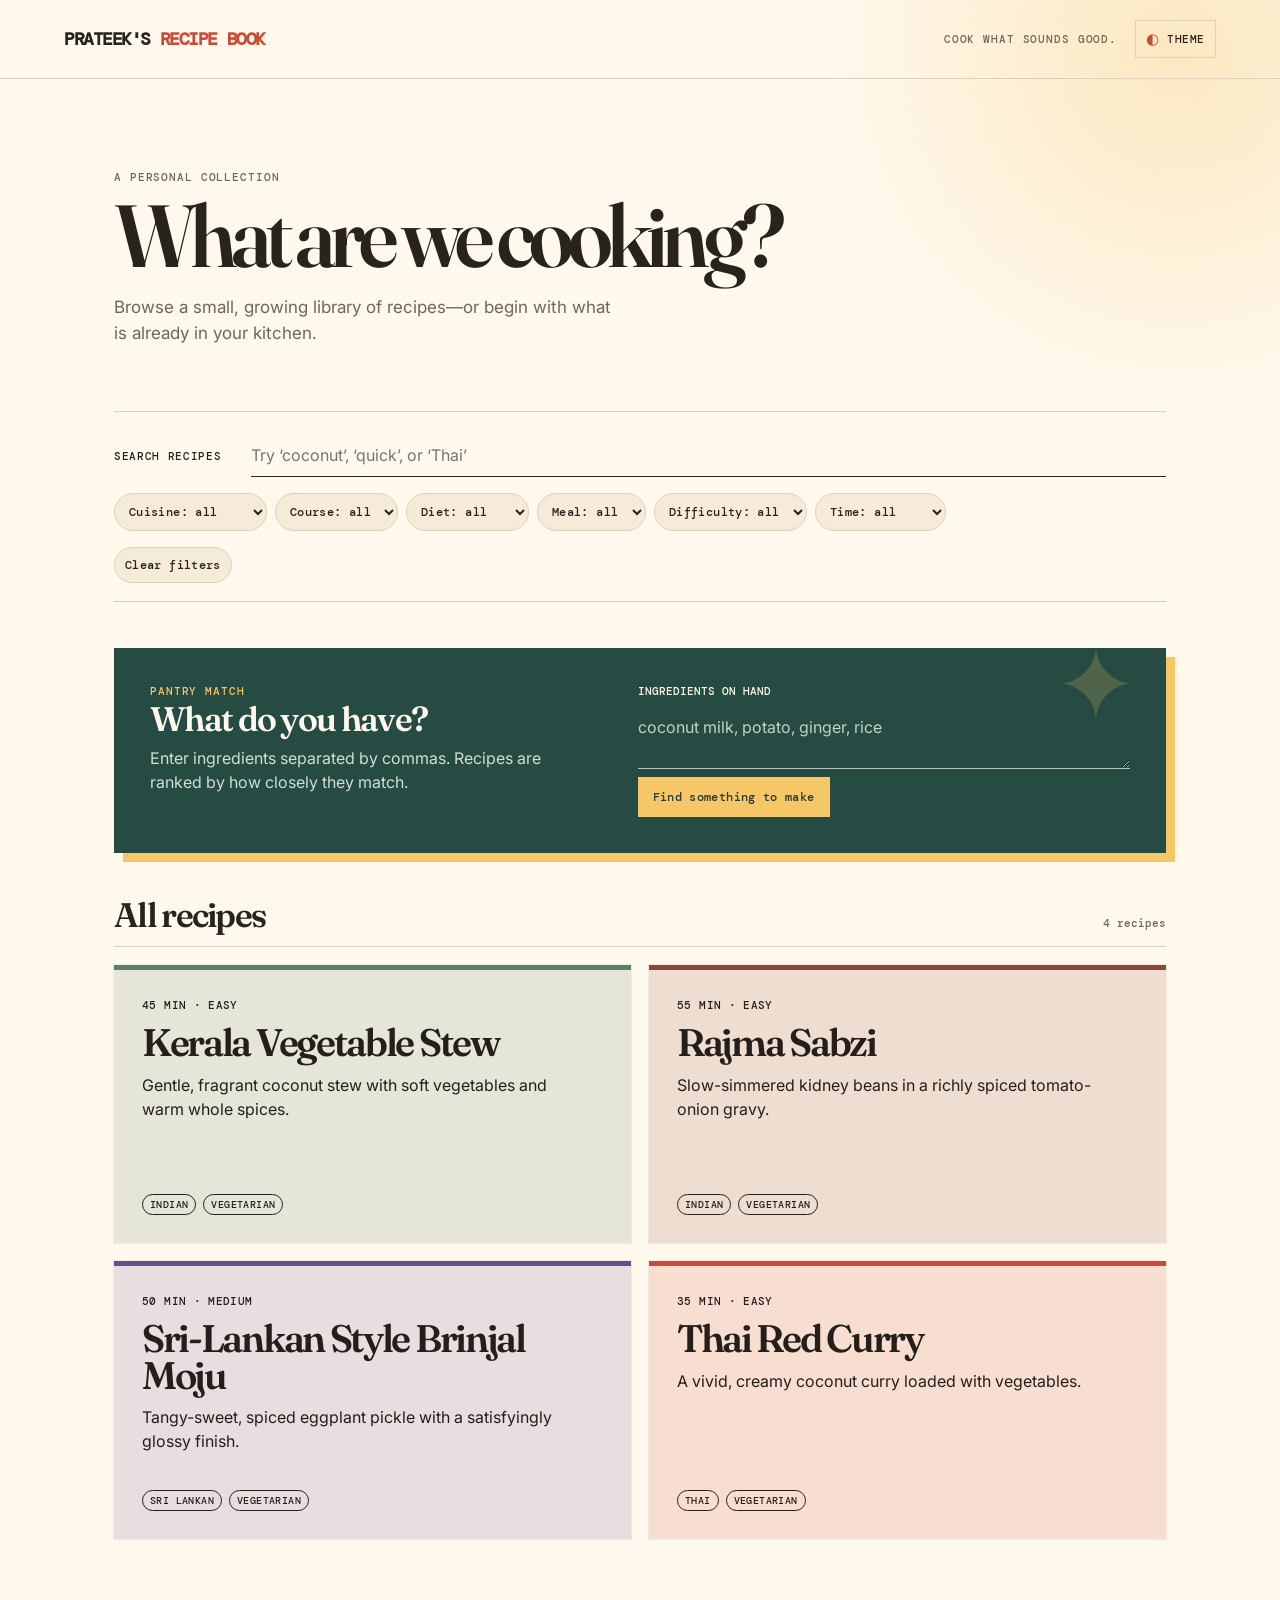
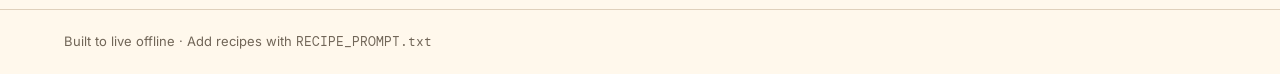
<file: index.html>
<!doctype html>
<html lang="en">
<head>
  <meta charset="utf-8"><meta name="viewport" content="width=device-width,initial-scale=1">
  <meta name="theme-color" content="#bb4a2f"><link rel="manifest" href="manifest.webmanifest">
  <link rel="stylesheet" href="styles.css"><title>Prateek's Recipe Book</title>
</head>
<body class="home">
  <header class="masthead"><a class="brand" href="./">PRATEEK'S <em>RECIPE BOOK</em></a><div class="header-tools"><p>Cook what sounds good.</p><button class="theme-toggle" type="button" data-theme-toggle aria-label="Switch to dark mode"><span aria-hidden="true">◐</span> Theme</button></div></header>
  <main>
    <section class="intro"><p class="eyebrow">A personal collection</p><h1>What are we cooking?</h1><p>Browse a small, growing library of recipes—or begin with what is already in your kitchen.</p></section>
    <section class="controls" aria-label="Recipe filters">
      <label class="search"><span>Search recipes</span><input id="search" type="search" placeholder="Try ‘coconut’, ‘quick’, or ‘Thai’"></label>
      <div id="filterGroups" class="filter-groups"></div>
      <button id="clearFilters" class="quiet" type="button">Clear filters</button>
    </section>
    <section class="pantry" aria-labelledby="pantry-title">
      <div><p class="eyebrow">Pantry match</p><h2 id="pantry-title">What do you have?</h2><p>Enter ingredients separated by commas. Recipes are ranked by how closely they match.</p></div>
      <div class="pantry-input"><label for="pantryIngredients">Ingredients on hand</label><textarea id="pantryIngredients" rows="2" placeholder="coconut milk, potato, ginger, rice"></textarea><button id="findMatches" type="button">Find something to make</button></div>
    </section>
    <section aria-live="polite"><div class="results-head"><h2 id="resultsTitle">All recipes</h2><span id="count"></span></div><div id="recipeGrid" class="recipe-grid"></div></section>
  </main>
  <footer>Built to live offline · Add recipes with <code>RECIPE_PROMPT.txt</code></footer>
  <script src="data/recipes.js"></script>
  <script src="app.js"></script>
</body>
</html>
</file>
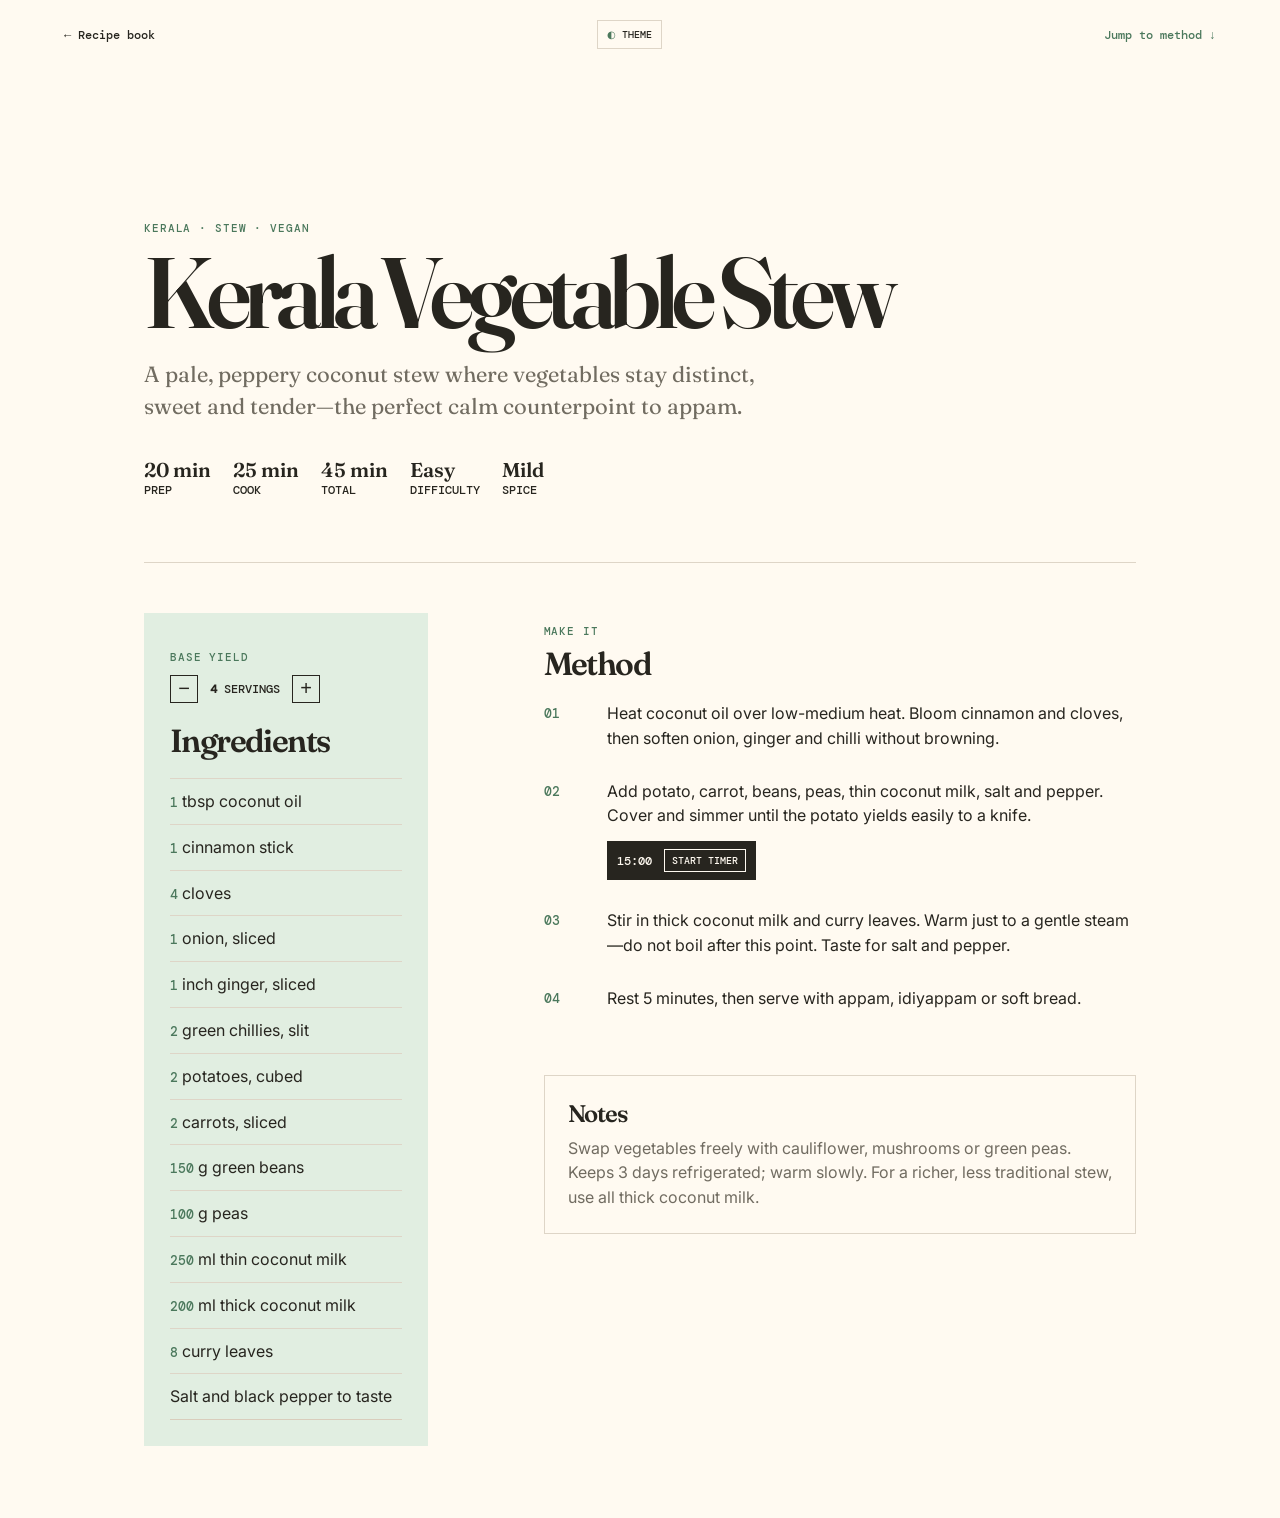
<file: recipes/kerala-vegetable-stew.html>
<!doctype html><html lang="en"><head><meta charset="utf-8"><meta name="viewport" content="width=device-width,initial-scale=1"><title>Kerala Vegetable Stew</title><link rel="stylesheet" href="../assets/recipe.css"><style>:root{--accent:#4b785c;--wash:#e1eee1}</style></head><body><nav class="recipe-nav"><a href="../index.html">← Recipe book</a><a href="#method">Jump to method ↓</a></nav><main data-recipe data-servings="4"><header class="recipe-hero"><p class="kicker">Kerala · stew · vegan</p><h1>Kerala Vegetable Stew</h1><p class="lede">A pale, peppery coconut stew where vegetables stay distinct, sweet and tender—the perfect calm counterpoint to appam.</p><div class="stats"><span><strong>20 min</strong>prep</span><span><strong>25 min</strong>cook</span><span><strong>45 min</strong>total</span><span><strong>Easy</strong>difficulty</span><span><strong>Mild</strong>spice</span></div></header><div class="recipe-body"><aside class="ingredients"><p class="label">Base yield</p><div class="servings"><button type="button" data-serving-down aria-label="Decrease servings">−</button><span><strong data-serving-output>4</strong> servings</span><button type="button" data-serving-up aria-label="Increase servings">+</button></div><h2>Ingredients</h2><ul><li><span class="qty" data-base-qty="1">1</span> tbsp coconut oil</li><li><span class="qty" data-base-qty="1">1</span> cinnamon stick</li><li><span class="qty" data-base-qty="4">4</span> cloves</li><li><span class="qty" data-base-qty="1">1</span> onion, sliced</li><li><span class="qty" data-base-qty="1">1</span> inch ginger, sliced</li><li><span class="qty" data-base-qty="2">2</span> green chillies, slit</li><li><span class="qty" data-base-qty="2">2</span> potatoes, cubed</li><li><span class="qty" data-base-qty="2">2</span> carrots, sliced</li><li><span class="qty" data-base-qty="150">150</span> g green beans</li><li><span class="qty" data-base-qty="100">100</span> g peas</li><li><span class="qty" data-base-qty="250">250</span> ml thin coconut milk</li><li><span class="qty" data-base-qty="200">200</span> ml thick coconut milk</li><li><span class="qty" data-base-qty="8">8</span> curry leaves</li><li>Salt and black pepper to taste</li></ul></aside><section class="method" id="method"><p class="label">Make it</p><h2>Method</h2><div class="step"><span class="step-no">01</span><p>Heat coconut oil over low-medium heat. Bloom cinnamon and cloves, then soften onion, ginger and chilli without browning.</p></div><div class="step"><span class="step-no">02</span><p>Add potato, carrot, beans, peas, thin coconut milk, salt and pepper. Cover and simmer until the potato yields easily to a knife.<span class="timer" data-timer="900"><span>15:00</span><button type="button">Start timer</button></span></p></div><div class="step"><span class="step-no">03</span><p>Stir in thick coconut milk and curry leaves. Warm just to a gentle steam—do not boil after this point. Taste for salt and pepper.</p></div><div class="step"><span class="step-no">04</span><p>Rest 5 minutes, then serve with appam, idiyappam or soft bread.</p></div><aside class="notes"><h2>Notes</h2><p>Swap vegetables freely with cauliflower, mushrooms or green peas. Keeps 3 days refrigerated; warm slowly. For a richer, less traditional stew, use all thick coconut milk.</p></aside></section></div></main><script src="../assets/recipe.js"></script></body></html>
</file>
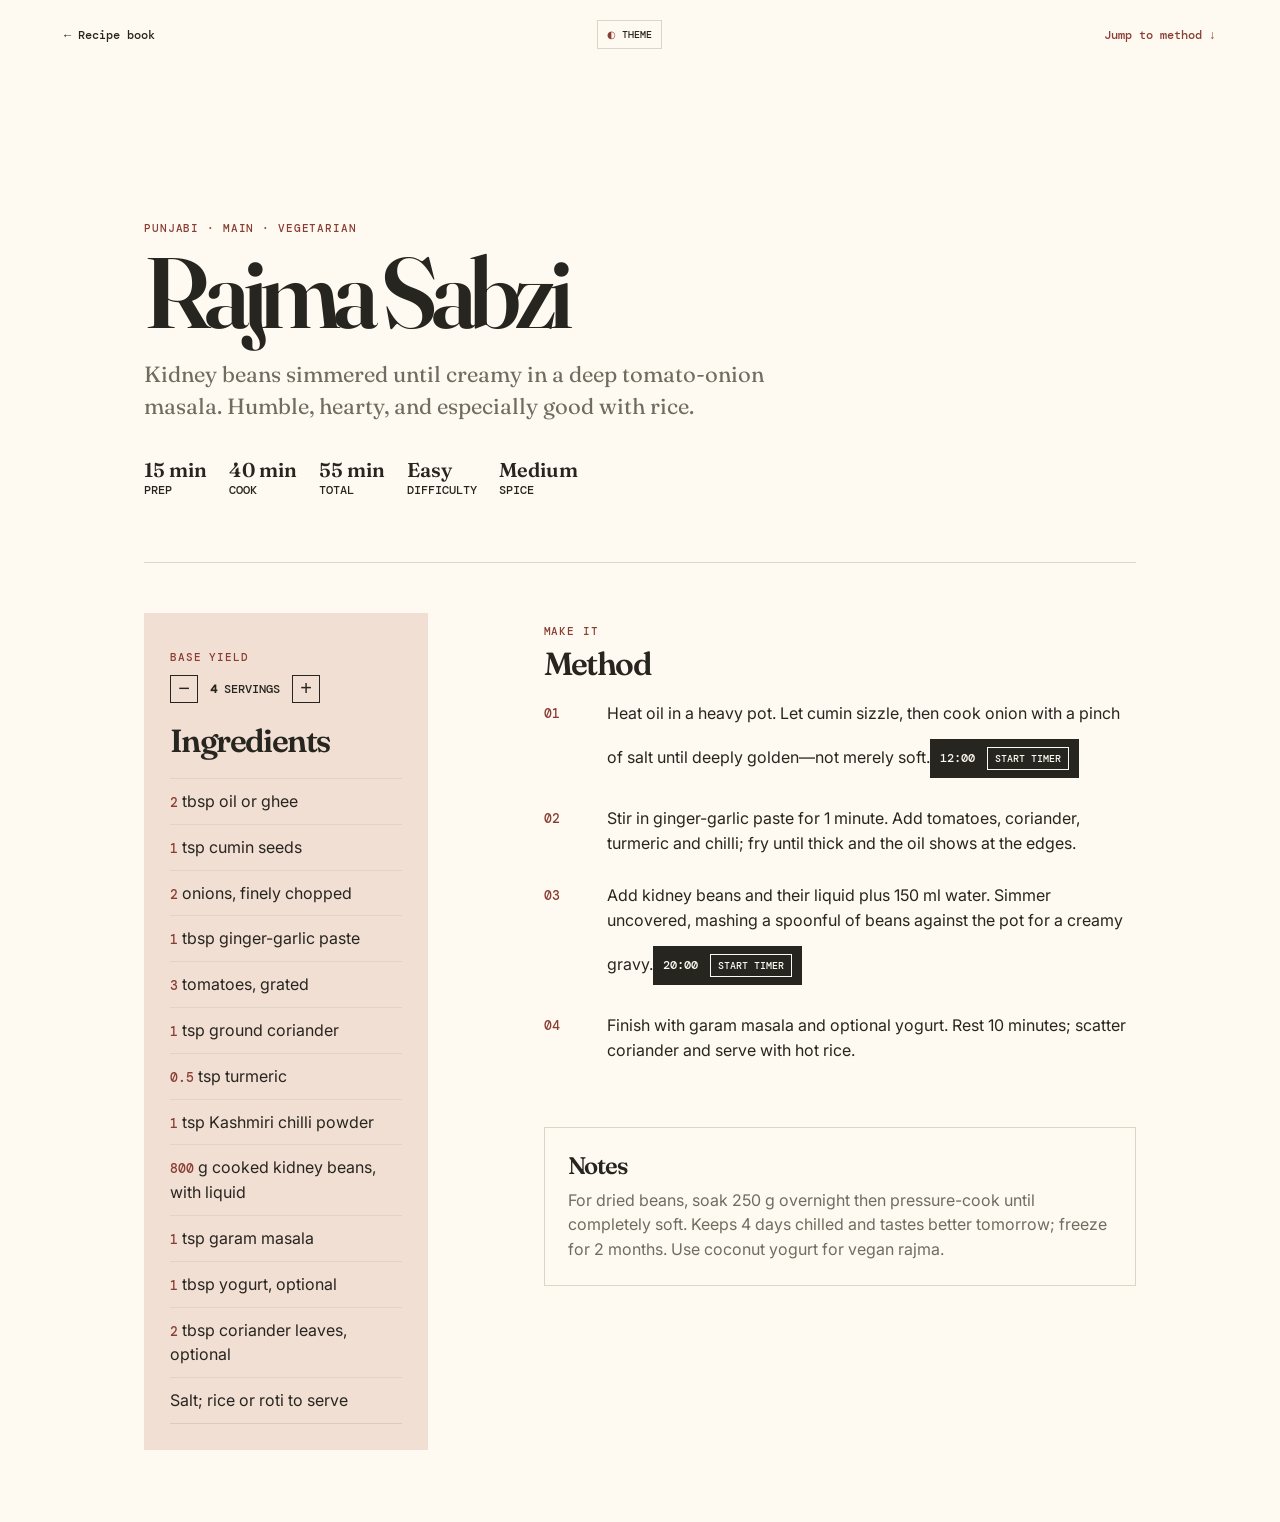
<file: recipes/rajma-sabzi.html>
<!doctype html><html lang="en"><head><meta charset="utf-8"><meta name="viewport" content="width=device-width,initial-scale=1"><title>Rajma Sabzi</title><link rel="stylesheet" href="../assets/recipe.css"><style>:root{--accent:#8a3e33;--wash:#f2dfd4}</style></head><body><nav class="recipe-nav"><a href="../index.html">← Recipe book</a><a href="#method">Jump to method ↓</a></nav><main data-recipe data-servings="4"><header class="recipe-hero"><p class="kicker">Punjabi · main · vegetarian</p><h1>Rajma Sabzi</h1><p class="lede">Kidney beans simmered until creamy in a deep tomato-onion masala. Humble, hearty, and especially good with rice.</p><div class="stats"><span><strong>15 min</strong>prep</span><span><strong>40 min</strong>cook</span><span><strong>55 min</strong>total</span><span><strong>Easy</strong>difficulty</span><span><strong>Medium</strong>spice</span></div></header><div class="recipe-body"><aside class="ingredients"><p class="label">Base yield</p><div class="servings"><button type="button" data-serving-down aria-label="Decrease servings">−</button><span><strong data-serving-output>4</strong> servings</span><button type="button" data-serving-up aria-label="Increase servings">+</button></div><h2>Ingredients</h2><ul><li><span class="qty" data-base-qty="2">2</span> tbsp oil or ghee</li><li><span class="qty" data-base-qty="1">1</span> tsp cumin seeds</li><li><span class="qty" data-base-qty="2">2</span> onions, finely chopped</li><li><span class="qty" data-base-qty="1">1</span> tbsp ginger-garlic paste</li><li><span class="qty" data-base-qty="3">3</span> tomatoes, grated</li><li><span class="qty" data-base-qty="1">1</span> tsp ground coriander</li><li><span class="qty" data-base-qty="0.5">0.5</span> tsp turmeric</li><li><span class="qty" data-base-qty="1">1</span> tsp Kashmiri chilli powder</li><li><span class="qty" data-base-qty="800">800</span> g cooked kidney beans, with liquid</li><li><span class="qty" data-base-qty="1">1</span> tsp garam masala</li><li><span class="qty" data-base-qty="1">1</span> tbsp yogurt, optional</li><li><span class="qty" data-base-qty="2">2</span> tbsp coriander leaves, optional</li><li>Salt; rice or roti to serve</li></ul></aside><section class="method" id="method"><p class="label">Make it</p><h2>Method</h2><div class="step"><span class="step-no">01</span><p>Heat oil in a heavy pot. Let cumin sizzle, then cook onion with a pinch of salt until deeply golden—not merely soft.<span class="timer" data-timer="720"><span>12:00</span><button type="button">Start timer</button></span></p></div><div class="step"><span class="step-no">02</span><p>Stir in ginger-garlic paste for 1 minute. Add tomatoes, coriander, turmeric and chilli; fry until thick and the oil shows at the edges.</p></div><div class="step"><span class="step-no">03</span><p>Add kidney beans and their liquid plus 150 ml water. Simmer uncovered, mashing a spoonful of beans against the pot for a creamy gravy.<span class="timer" data-timer="1200"><span>20:00</span><button type="button">Start timer</button></span></p></div><div class="step"><span class="step-no">04</span><p>Finish with garam masala and optional yogurt. Rest 10 minutes; scatter coriander and serve with hot rice.</p></div><aside class="notes"><h2>Notes</h2><p>For dried beans, soak 250 g overnight then pressure-cook until completely soft. Keeps 4 days chilled and tastes better tomorrow; freeze for 2 months. Use coconut yogurt for vegan rajma.</p></aside></section></div></main><script src="../assets/recipe.js"></script></body></html>
</file>
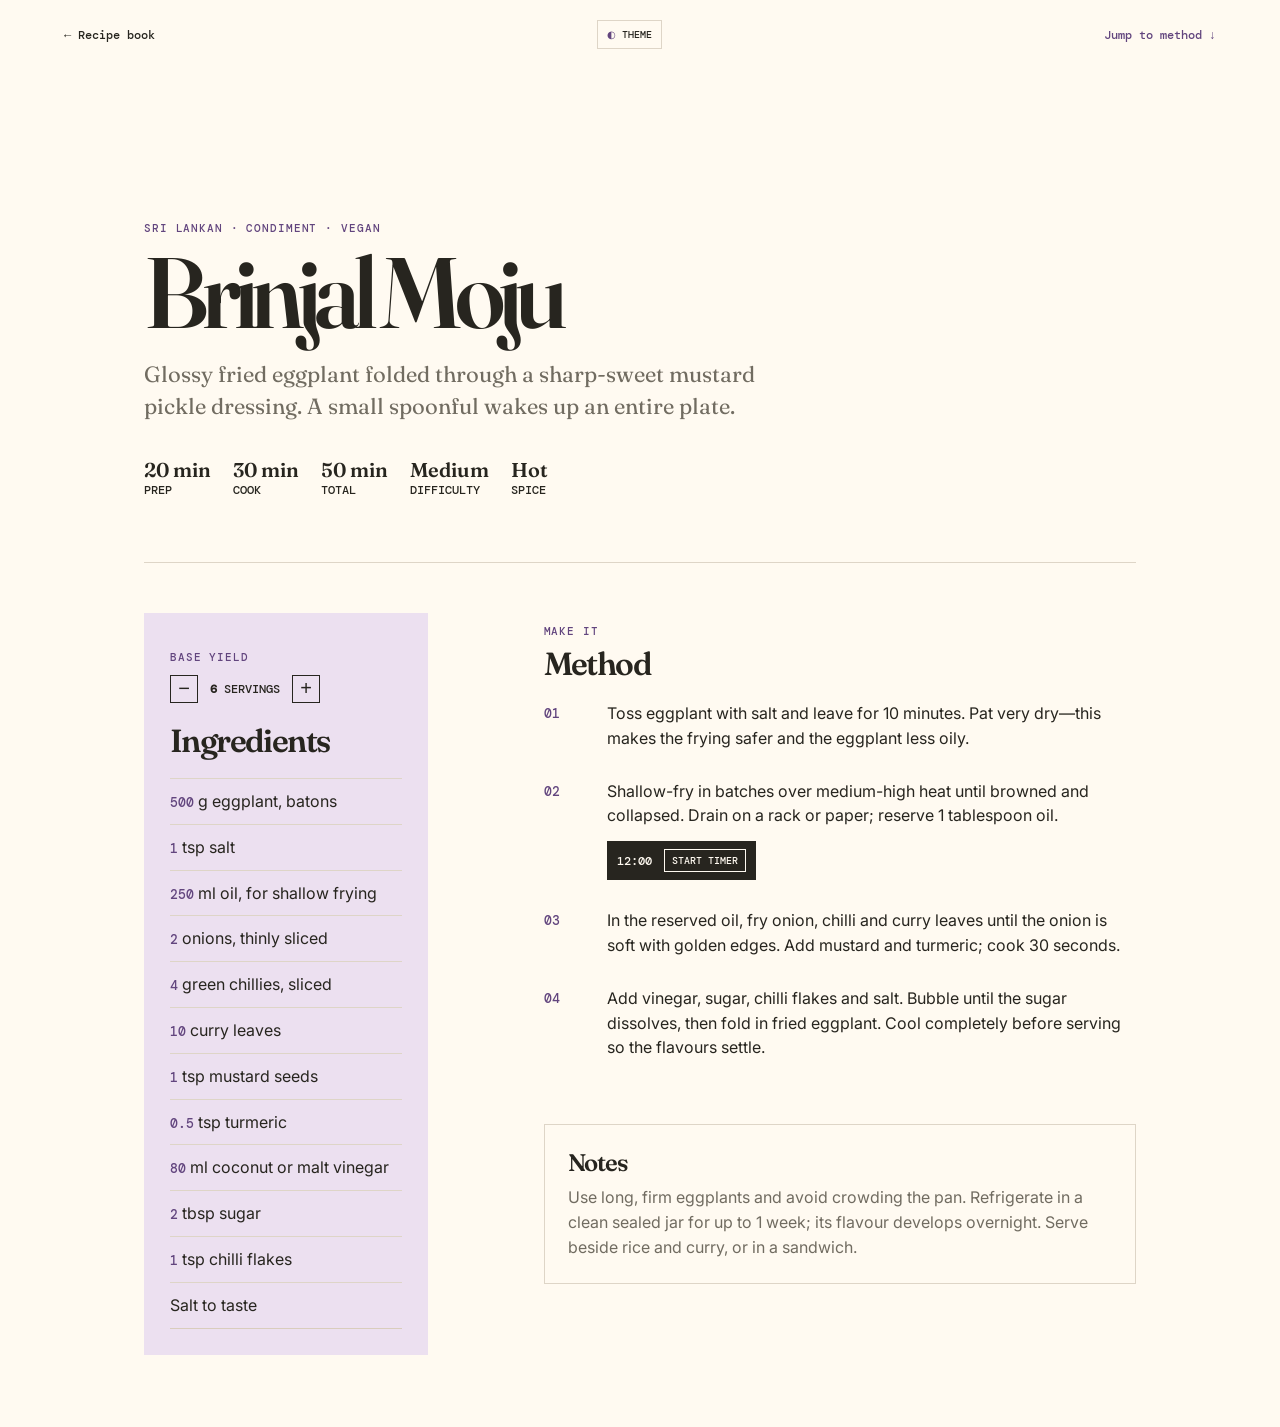
<file: recipes/sri-lankan-brinjal-moju.html>
<!doctype html><html lang="en"><head><meta charset="utf-8"><meta name="viewport" content="width=device-width,initial-scale=1"><title>Sri-Lankan Style Brinjal Moju</title><link rel="stylesheet" href="../assets/recipe.css"><style>:root{--accent:#62457e;--wash:#ece0f0}</style></head><body><nav class="recipe-nav"><a href="../index.html">← Recipe book</a><a href="#method">Jump to method ↓</a></nav><main data-recipe data-servings="6"><header class="recipe-hero"><p class="kicker">Sri Lankan · condiment · vegan</p><h1>Brinjal Moju</h1><p class="lede">Glossy fried eggplant folded through a sharp-sweet mustard pickle dressing. A small spoonful wakes up an entire plate.</p><div class="stats"><span><strong>20 min</strong>prep</span><span><strong>30 min</strong>cook</span><span><strong>50 min</strong>total</span><span><strong>Medium</strong>difficulty</span><span><strong>Hot</strong>spice</span></div></header><div class="recipe-body"><aside class="ingredients"><p class="label">Base yield</p><div class="servings"><button type="button" data-serving-down aria-label="Decrease servings">−</button><span><strong data-serving-output>6</strong> servings</span><button type="button" data-serving-up aria-label="Increase servings">+</button></div><h2>Ingredients</h2><ul><li><span class="qty" data-base-qty="500">500</span> g eggplant, batons</li><li><span class="qty" data-base-qty="1">1</span> tsp salt</li><li><span class="qty" data-base-qty="250">250</span> ml oil, for shallow frying</li><li><span class="qty" data-base-qty="2">2</span> onions, thinly sliced</li><li><span class="qty" data-base-qty="4">4</span> green chillies, sliced</li><li><span class="qty" data-base-qty="10">10</span> curry leaves</li><li><span class="qty" data-base-qty="1">1</span> tsp mustard seeds</li><li><span class="qty" data-base-qty="0.5">0.5</span> tsp turmeric</li><li><span class="qty" data-base-qty="80">80</span> ml coconut or malt vinegar</li><li><span class="qty" data-base-qty="2">2</span> tbsp sugar</li><li><span class="qty" data-base-qty="1">1</span> tsp chilli flakes</li><li>Salt to taste</li></ul></aside><section class="method" id="method"><p class="label">Make it</p><h2>Method</h2><div class="step"><span class="step-no">01</span><p>Toss eggplant with salt and leave for 10 minutes. Pat very dry—this makes the frying safer and the eggplant less oily.</p></div><div class="step"><span class="step-no">02</span><p>Shallow-fry in batches over medium-high heat until browned and collapsed. Drain on a rack or paper; reserve 1 tablespoon oil.<span class="timer" data-timer="720"><span>12:00</span><button type="button">Start timer</button></span></p></div><div class="step"><span class="step-no">03</span><p>In the reserved oil, fry onion, chilli and curry leaves until the onion is soft with golden edges. Add mustard and turmeric; cook 30 seconds.</p></div><div class="step"><span class="step-no">04</span><p>Add vinegar, sugar, chilli flakes and salt. Bubble until the sugar dissolves, then fold in fried eggplant. Cool completely before serving so the flavours settle.</p></div><aside class="notes"><h2>Notes</h2><p>Use long, firm eggplants and avoid crowding the pan. Refrigerate in a clean sealed jar for up to 1 week; its flavour develops overnight. Serve beside rice and curry, or in a sandwich.</p></aside></section></div></main><script src="../assets/recipe.js"></script></body></html>
</file>
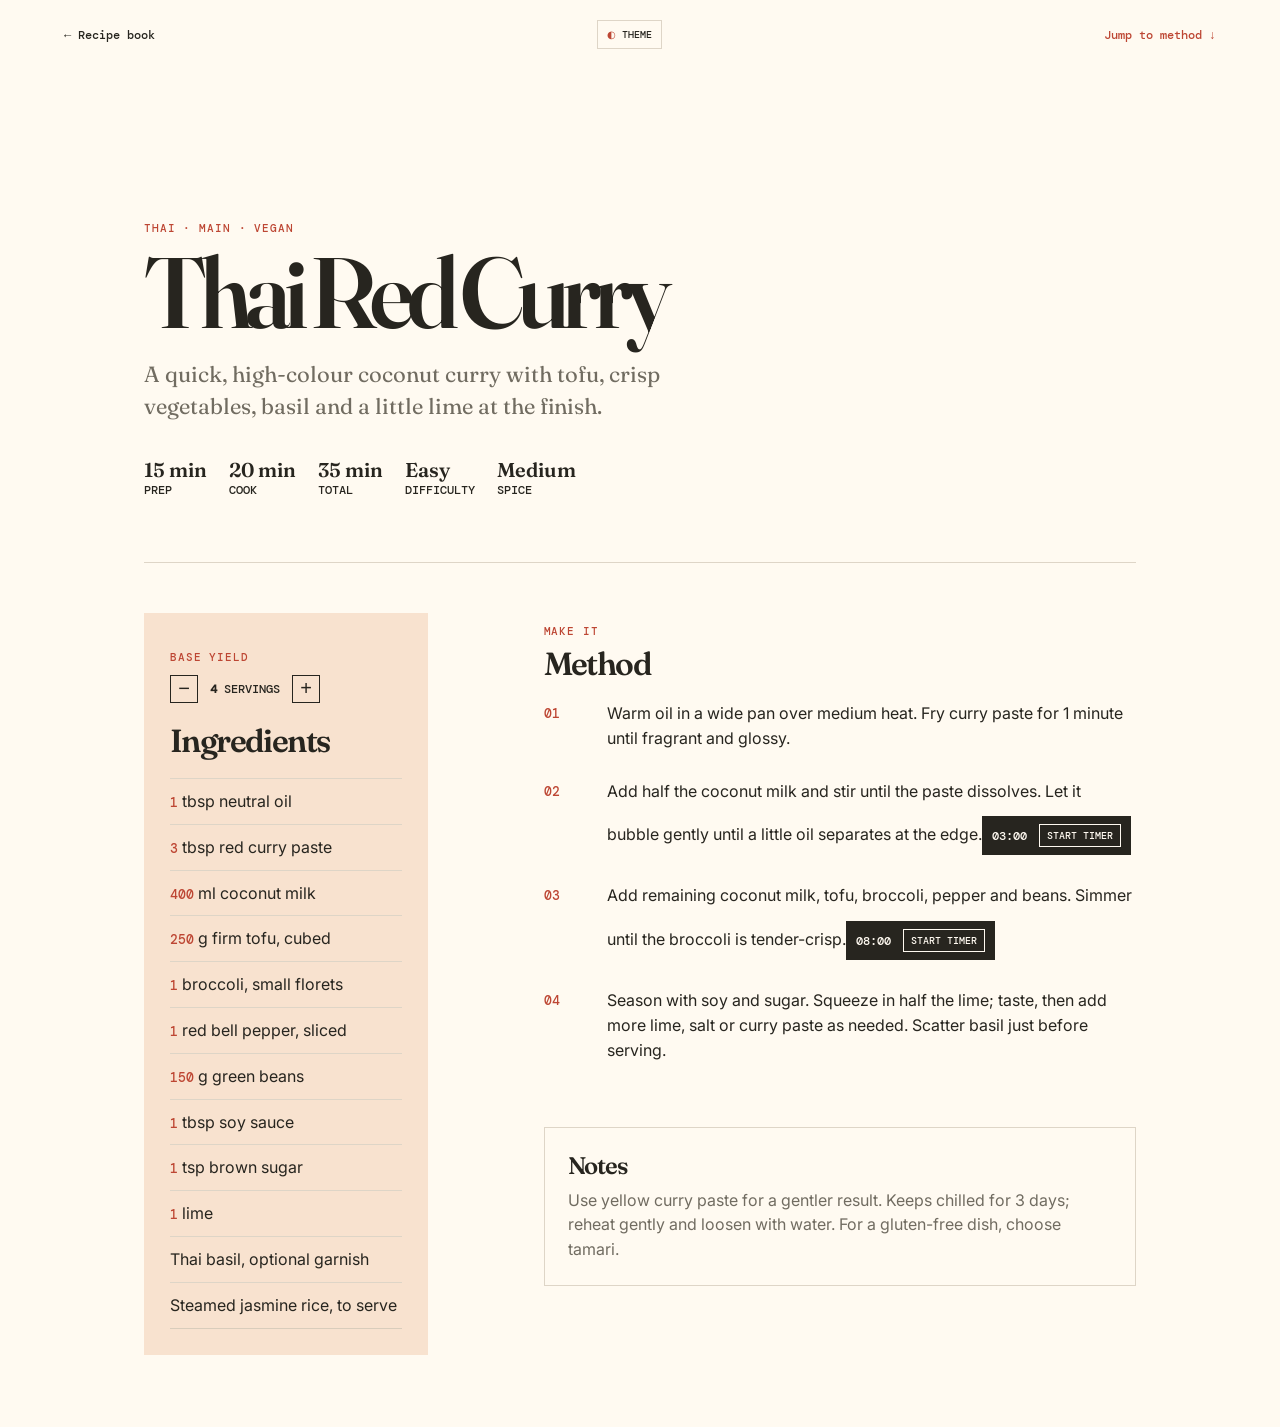
<file: recipes/thai-red-curry.html>
<!doctype html><html lang="en"><head><meta charset="utf-8"><meta name="viewport" content="width=device-width,initial-scale=1"><title>Thai Red Curry</title><link rel="stylesheet" href="../assets/recipe.css"><style>:root{--accent:#bd4633;--wash:#f8e2cf}</style></head><body><nav class="recipe-nav"><a href="../index.html">← Recipe book</a><a href="#method">Jump to method ↓</a></nav><main data-recipe data-servings="4"><header class="recipe-hero"><p class="kicker">Thai · main · vegan</p><h1>Thai Red Curry</h1><p class="lede">A quick, high-colour coconut curry with tofu, crisp vegetables, basil and a little lime at the finish.</p><div class="stats"><span><strong>15 min</strong>prep</span><span><strong>20 min</strong>cook</span><span><strong>35 min</strong>total</span><span><strong>Easy</strong>difficulty</span><span><strong>Medium</strong>spice</span></div></header><div class="recipe-body"><aside class="ingredients"><p class="label">Base yield</p><div class="servings"><button type="button" data-serving-down aria-label="Decrease servings">−</button><span><strong data-serving-output>4</strong> servings</span><button type="button" data-serving-up aria-label="Increase servings">+</button></div><h2>Ingredients</h2><ul><li><span class="qty" data-base-qty="1">1</span> tbsp neutral oil</li><li><span class="qty" data-base-qty="3">3</span> tbsp red curry paste</li><li><span class="qty" data-base-qty="400">400</span> ml coconut milk</li><li><span class="qty" data-base-qty="250">250</span> g firm tofu, cubed</li><li><span class="qty" data-base-qty="1">1</span> broccoli, small florets</li><li><span class="qty" data-base-qty="1">1</span> red bell pepper, sliced</li><li><span class="qty" data-base-qty="150">150</span> g green beans</li><li><span class="qty" data-base-qty="1">1</span> tbsp soy sauce</li><li><span class="qty" data-base-qty="1">1</span> tsp brown sugar</li><li><span class="qty" data-base-qty="1">1</span> lime</li><li>Thai basil, optional garnish</li><li>Steamed jasmine rice, to serve</li></ul></aside><section class="method" id="method"><p class="label">Make it</p><h2>Method</h2><div class="step"><span class="step-no">01</span><p>Warm oil in a wide pan over medium heat. Fry curry paste for 1 minute until fragrant and glossy.</p></div><div class="step"><span class="step-no">02</span><p>Add half the coconut milk and stir until the paste dissolves. Let it bubble gently until a little oil separates at the edge.<span class="timer" data-timer="180"><span>03:00</span><button type="button">Start timer</button></span></p></div><div class="step"><span class="step-no">03</span><p>Add remaining coconut milk, tofu, broccoli, pepper and beans. Simmer until the broccoli is tender-crisp.<span class="timer" data-timer="480"><span>08:00</span><button type="button">Start timer</button></span></p></div><div class="step"><span class="step-no">04</span><p>Season with soy and sugar. Squeeze in half the lime; taste, then add more lime, salt or curry paste as needed. Scatter basil just before serving.</p></div><aside class="notes"><h2>Notes</h2><p>Use yellow curry paste for a gentler result. Keeps chilled for 3 days; reheat gently and loosen with water. For a gluten-free dish, choose tamari.</p></aside></section></div></main><script src="../assets/recipe.js"></script></body></html>
</file>
<file: styles.css>
@import url('https://fonts.googleapis.com/css2?family=DM+Mono:wght@400;500&family=Fraunces:opsz,wght@9..144,500;9..144,600;9..144,700&family=Inter:wght@400;500;600&display=swap');
:root{--ink:#29231e;--paper:#fff8ec;--warm:#f6ebd8;--line:#dfd0bb;--accent:#c94b36;--muted:#716658;--panel:#264b42;--panel-ink:#fff8ec;--panel-muted:#d0dfd5}:root[data-theme="dark"]{--ink:#f5eadb;--paper:#1d211f;--warm:#292f2b;--line:#4c5049;--accent:#ff856d;--muted:#c7bcae;--panel:#355f53;--panel-ink:#fff8ec;--panel-muted:#d7e3dc}*{box-sizing:border-box}body{margin:0;background:radial-gradient(circle at 92% 3%,#f4c56350,transparent 22rem),var(--paper);color:var(--ink);font-family:Inter,system-ui,sans-serif;line-height:1.5;transition:background .25s,color .25s}.masthead{display:flex;justify-content:space-between;align-items:center;padding:20px max(5vw,26px);border-bottom:1px solid var(--line)}.brand{color:inherit;text-decoration:none;font:600 18px 'DM Mono',monospace;letter-spacing:-.08em}.brand em{color:var(--accent);font-style:normal}.header-tools{display:flex;align-items:center;gap:18px}.masthead p,.eyebrow{font:500 11px 'DM Mono',monospace;text-transform:uppercase;letter-spacing:.08em;color:var(--muted)}.theme-toggle{border:1px solid var(--line);background:transparent;color:var(--ink);padding:8px 10px;cursor:pointer;font:500 11px 'DM Mono',monospace;text-transform:uppercase;letter-spacing:.05em}.theme-toggle span{color:var(--accent);font-size:15px;vertical-align:-1px}main{max-width:1180px;margin:auto;padding:0 5vw 70px}.intro{padding:80px 0 48px;max-width:760px}.intro h1{font:600 clamp(44px,7.5vw,88px)/.91 Fraunces,serif;margin:8px 0 20px;letter-spacing:-.07em}.intro>p:last-child{color:var(--muted);max-width:500px;font-size:17px}.controls{border-block:1px solid var(--line);padding:22px 0 18px;display:grid;gap:16px}.search{display:grid;grid-template-columns:125px minmax(0,1fr);align-items:center;gap:12px;font:500 11px 'DM Mono',monospace;text-transform:uppercase;letter-spacing:.06em}.search input,.pantry textarea{font:400 16px Inter,sans-serif;padding:11px 0;border:0;border-bottom:1px solid currentColor;background:transparent;color:inherit;outline-color:var(--accent)}.filter-groups{display:flex;gap:8px;flex-wrap:wrap}.filter select,.quiet,button{font:500 12px 'DM Mono',monospace;letter-spacing:.03em}.filter select,.quiet{border:1px solid var(--line);padding:9px 10px;background:var(--warm);color:var(--ink);border-radius:999px}.quiet{justify-self:start;cursor:pointer}.pantry{position:relative;overflow:hidden;margin:46px 0;display:grid;grid-template-columns:1fr 1.1fr;gap:40px;padding:36px;background:var(--panel);color:var(--panel-ink);box-shadow:9px 9px 0 #f5c767}.pantry:after{content:'✦';position:absolute;right:28px;top:-26px;font:100px Fraunces,serif;color:#f5c76733}.pantry>*{position:relative;z-index:1}.pantry h2,.results-head h2{font:600 34px/.98 Fraunces,serif;letter-spacing:-.05em;margin:5px 0 10px}.pantry p{color:var(--panel-muted);margin:0;max-width:440px}.pantry .eyebrow{color:#f5c767}.pantry-input{display:grid;gap:8px;align-content:start}.pantry-input label{font:500 11px 'DM Mono',monospace;text-transform:uppercase}.pantry textarea{width:100%;color:var(--panel-ink);border-color:#b5cabd;resize:vertical}.pantry textarea::placeholder{color:#c3d1c7}.pantry button{justify-self:start;background:#f5c767;border:0;padding:12px 15px;color:#253a32;cursor:pointer}.results-head{display:flex;align-items:baseline;justify-content:space-between;border-bottom:1px solid var(--line);padding-bottom:14px}.results-head h2{margin:0}.results-head span{font:500 11px 'DM Mono',monospace;color:var(--muted)}.recipe-grid{display:grid;grid-template-columns:repeat(2,minmax(0,1fr));gap:18px;margin-top:18px}.recipe-card{min-height:278px;padding:28px;display:flex;flex-direction:column;justify-content:space-between;background:var(--card,#eac9b7);color:#241f1b;text-decoration:none;transition:transform .2s,box-shadow .2s;box-shadow:0 0 0 1px #251c1510}.recipe-card:hover{transform:translate(-3px,-5px);box-shadow:8px 9px 0 #251c1530}.recipe-card h3{font:600 clamp(31px,3vw,45px)/.95 Fraunces,serif;letter-spacing:-.06em;margin:12px 0}.recipe-card p{margin:0;max-width:420px}.card-meta,.chip-row{display:flex;flex-wrap:wrap;gap:7px}.card-meta{font:500 11px 'DM Mono',monospace;text-transform:uppercase;letter-spacing:.04em}.chip{border:1px solid currentColor;border-radius:20px;padding:3px 7px;font:500 10px 'DM Mono',monospace;text-transform:uppercase;letter-spacing:.04em}.empty{grid-column:1/-1;padding:50px 0;color:var(--muted)}footer{border-top:1px solid var(--line);padding:22px 5vw;font-size:13px;color:var(--muted)}code{font-family:'DM Mono',monospace}@media(max-width:650px){.masthead p{display:none}.header-tools{gap:0}.intro{padding-top:56px}.search{grid-template-columns:1fr}.pantry{grid-template-columns:1fr;gap:24px;margin-inline:-5vw;padding:28px 5vw;box-shadow:5px 6px 0 #f5c767}.recipe-grid{grid-template-columns:1fr}.recipe-card{min-height:230px}}
</file>
<file: assets/recipe.css>
@import url('https://fonts.googleapis.com/css2?family=DM+Mono:wght@400;500&family=Fraunces:opsz,wght@9..144,500;9..144,600;9..144,700&family=Inter:wght@400;500;600&display=swap');
:root{--ink:#27251f;--paper:#fffaf1;--muted:#716c61;--line:#ded5c7;--accent:#bb4a2f;--wash:#f5eadc}*{box-sizing:border-box}body{margin:0;background:var(--paper);color:var(--ink);font-family:Inter,system-ui,sans-serif;line-height:1.55}.recipe-nav{display:flex;justify-content:space-between;padding:20px max(5vw,24px);font:500 12px 'DM Mono',monospace}.recipe-nav a{color:inherit;text-decoration:none}.recipe-nav a:last-child{color:var(--accent)}[data-recipe]{max-width:1120px;margin:auto;padding:6vw 5vw 72px}.recipe-hero{padding:5vw 0;border-bottom:1px solid var(--line)}.kicker,.label{font:500 11px 'DM Mono',monospace;text-transform:uppercase;letter-spacing:.08em;color:var(--accent)}h1{font:600 clamp(48px,8vw,100px)/.9 Fraunces,serif;letter-spacing:-.07em;margin:12px 0 20px;max-width:870px}.lede{font:400 clamp(18px,2vw,22px)/1.45 Fraunces,serif;max-width:630px;color:var(--muted)}.stats{display:flex;flex-wrap:wrap;gap:22px;margin-top:34px;font:500 12px 'DM Mono',monospace;text-transform:uppercase}.stats strong{display:block;font:600 20px Fraunces,serif;letter-spacing:0;text-transform:none}.recipe-body{display:grid;grid-template-columns:minmax(250px,.72fr) minmax(0,1.5fr);gap:9vw;padding-top:50px}.ingredients{background:var(--wash);padding:26px;align-self:start}.ingredients h2,.method h2{font:600 32px/.95 Fraunces,serif;letter-spacing:-.05em;margin:7px 0 22px}.servings{display:flex;align-items:center;gap:12px;margin-bottom:23px;font:500 12px 'DM Mono',monospace;text-transform:uppercase}.servings button{width:28px;height:28px;border:1px solid var(--ink);background:transparent;font-size:20px;cursor:pointer}.ingredients ul{list-style:none;padding:0;margin:0}.ingredients li{padding:10px 0;border-top:1px solid #d9cdbc}.ingredients li:last-child{border-bottom:1px solid #d9cdbc}.qty{font:500 13px 'DM Mono',monospace;color:var(--accent)}.method{max-width:650px}.step{display:grid;grid-template-columns:48px 1fr;gap:15px;padding:0 0 28px}.step-no{font:500 13px 'DM Mono',monospace;color:var(--accent);padding-top:4px}.step p{margin:0}.timer{display:inline-flex;align-items:center;gap:12px;margin-top:13px;padding:8px 10px;background:var(--ink);color:var(--paper);font:500 12px 'DM Mono',monospace}.timer.finished{background:#3b755c}.timer button{border:1px solid currentColor;background:transparent;color:inherit;padding:4px 7px;cursor:pointer;font:500 10px 'DM Mono',monospace;text-transform:uppercase}.notes{margin-top:36px;padding:23px;border:1px solid var(--line)}.notes h2{font:600 24px Fraunces,serif;margin:0 0 8px}.notes p{margin:0;color:var(--muted)}@media(max-width:700px){[data-recipe]{padding-top:30px}.recipe-body{grid-template-columns:1fr;gap:40px}.recipe-hero{padding-top:25px}}
</file>
